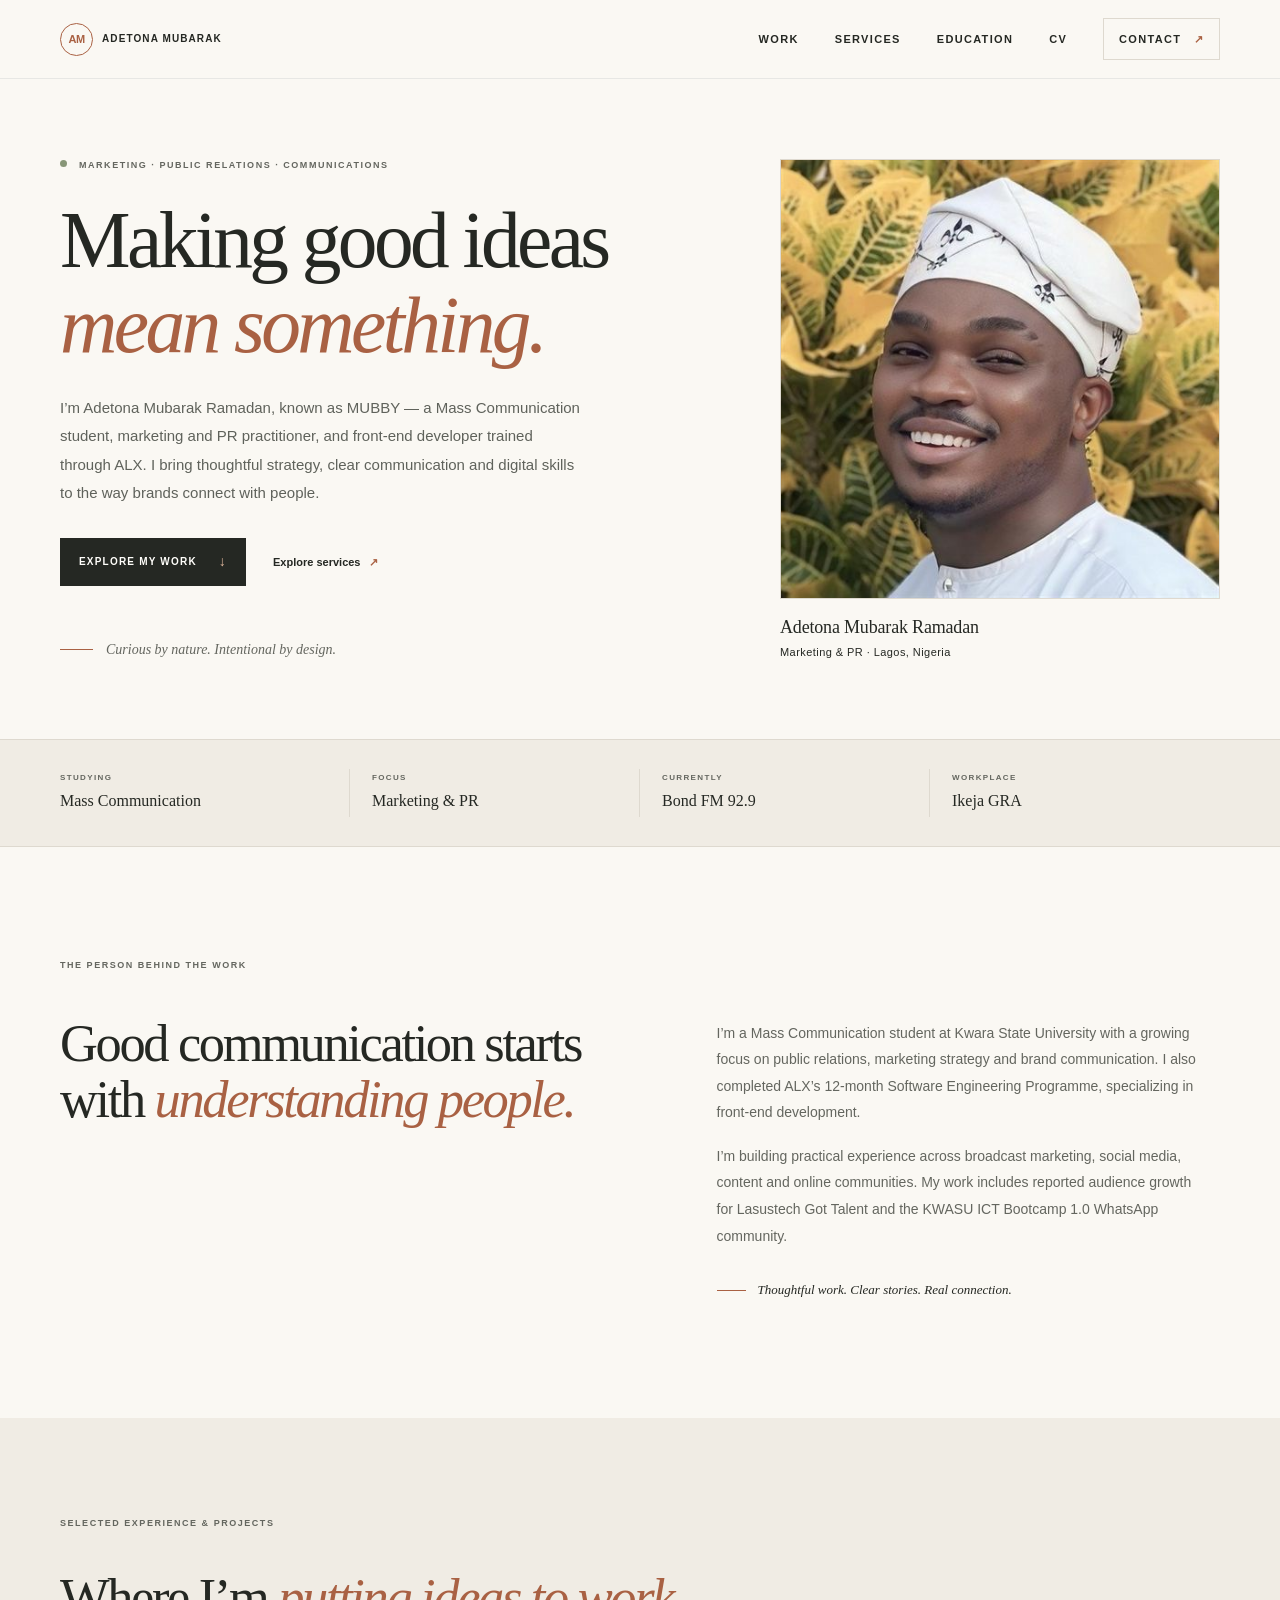
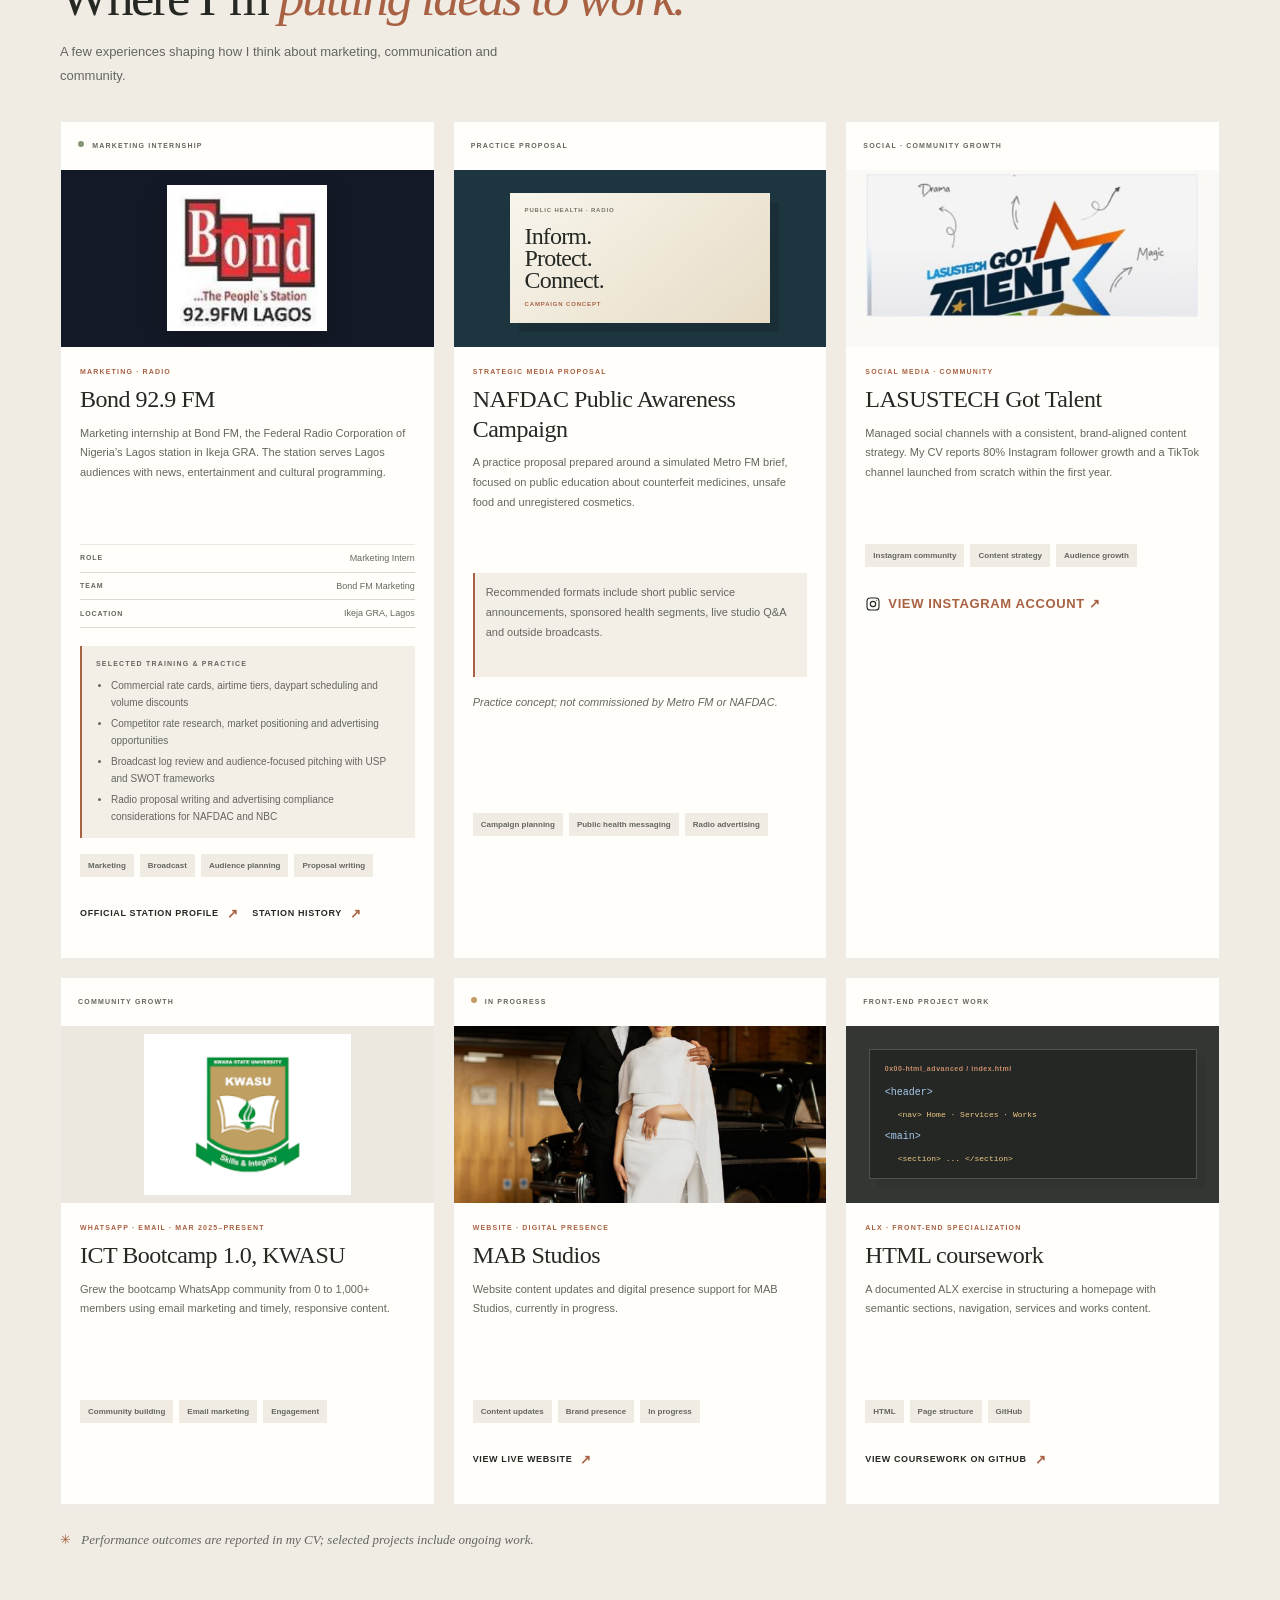
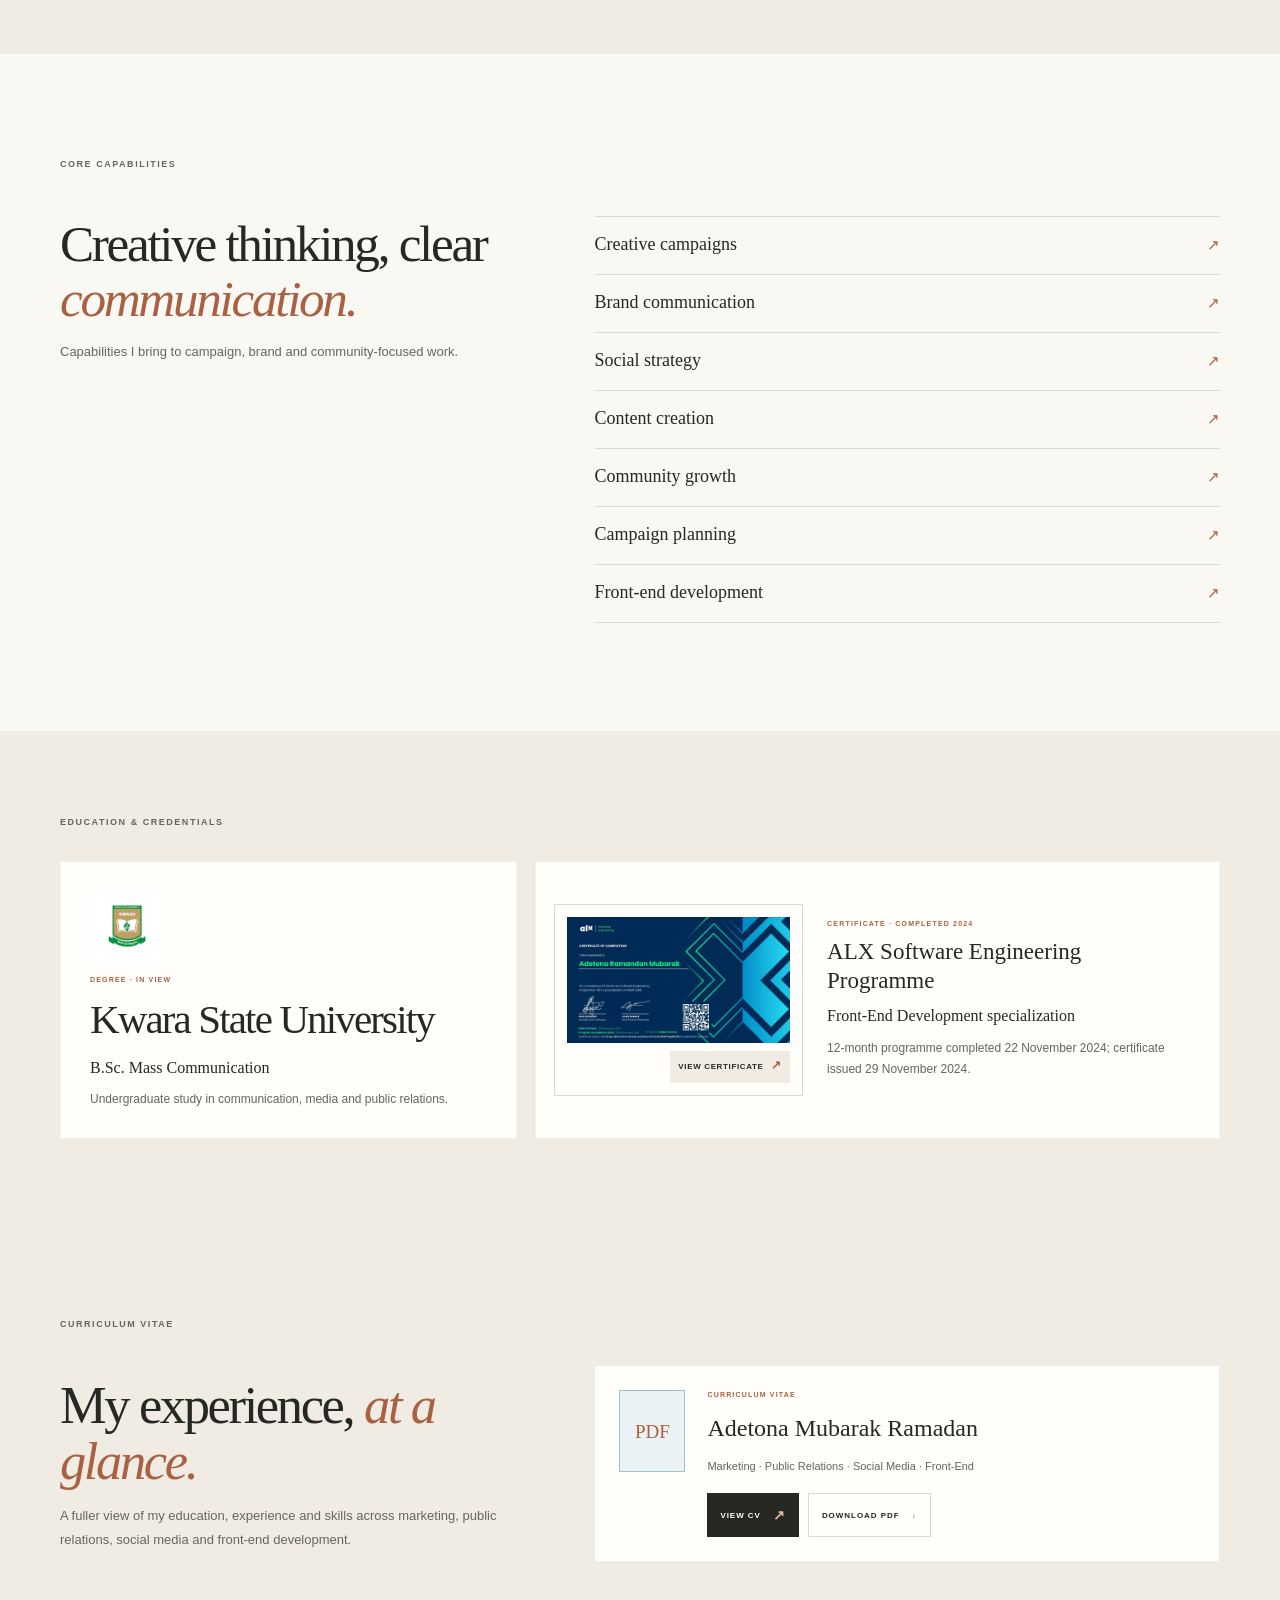
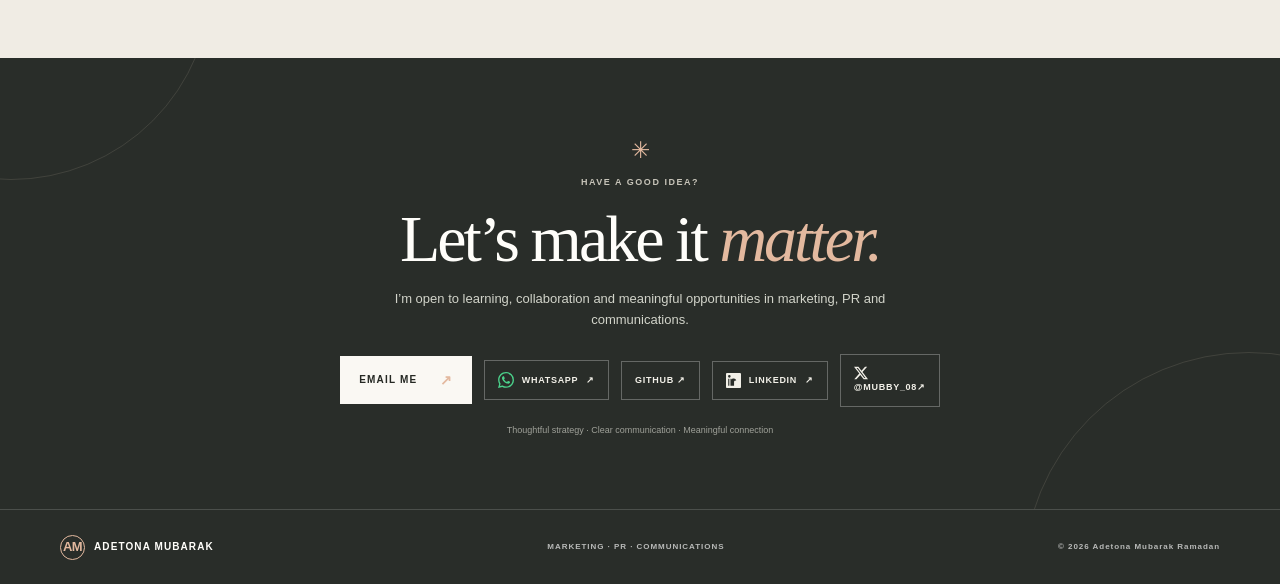
<file: index.html>
<!doctype html>
<html lang="en">
  <head>
    <meta charset="utf-8">
    <meta name="viewport" content="width=device-width, initial-scale=1">
    <meta name="theme-color" content="#faf8f3">
    <meta name="color-scheme" content="light">
    <meta name="description" content="Lagos-based marketing, public relations and communications portfolio of Adetona Mubarak Ramadan (MUBBY). Explore Bond FM, campaign planning, social strategy and community growth.">
    <meta property="og:type" content="website">
    <meta property="og:locale" content="en_NG">
    <meta property="og:title" content="Adetona Mubarak Ramadan | Marketing &amp; Communications Portfolio">
    <meta property="og:description" content="Explore Bond FM radio marketing experience, campaign planning, social strategy and community growth by Adetona Mubarak Ramadan (MUBBY), based in Lagos, Nigeria.">
    <meta property="og:url" content="https://mubby2003.github.io/Webstack---Portfolio-Project/">
    <meta property="og:site_name" content="Adetona Mubarak — Portfolio">
    <meta property="og:image" content="https://mubby2003.github.io/Webstack---Portfolio-Project/assets/mubby-profile-optimized.jpg">
    <meta property="og:image:type" content="image/jpeg">
    <meta property="og:image:width" content="960">
    <meta property="og:image:height" content="960">
    <meta property="og:image:alt" content="Adetona Mubarak Ramadan, known as MUBBY, smiling in a white traditional outfit.">
    <meta name="twitter:card" content="summary_large_image">
    <meta name="twitter:title" content="Adetona Mubarak Ramadan | Marketing &amp; Communications Portfolio">
    <meta name="twitter:description" content="Explore Bond FM radio marketing experience, campaign planning, social strategy and community growth by Adetona Mubarak Ramadan (MUBBY), based in Lagos, Nigeria.">
    <meta name="twitter:image" content="https://mubby2003.github.io/Webstack---Portfolio-Project/assets/mubby-profile-optimized.jpg">
    <meta name="twitter:image:alt" content="Adetona Mubarak Ramadan, known as MUBBY, smiling in a white traditional outfit.">
    <link rel="canonical" href="https://mubby2003.github.io/Webstack---Portfolio-Project/">
    <title>Adetona Mubarak Ramadan — Marketing &amp; Communications Portfolio</title>
    <link rel="stylesheet" href="styles.css?v=20261019-3">
    <script src="script.js" defer></script>
  </head>
  <body>
    <a class="skip-link" href="#main">Skip to content</a>
    <header class="site-header">
      <div class="nav-wrap">
        <a class="brand" href="#home" aria-label="Adetona Mubarak, home"><span class="brand-mark">AM</span><span>ADETONA MUBARAK</span></a>
        <button class="menu-toggle" type="button" aria-expanded="false" aria-controls="site-nav" aria-label="Open navigation"><span></span><span></span></button>
        <nav class="site-nav" id="site-nav" aria-label="Main navigation">
          <a href="#work">Work</a>
          <a href="#services">Services</a>
          <a href="#education">Education</a>
          <a href="#cv">CV</a>
          <a class="nav-contact" href="#contact">Contact <span aria-hidden="true">↗</span></a>
        </nav>
      </div>
    </header>

    <main id="main">
      <section class="hero section-shell" id="home" aria-labelledby="hero-title">
        <div class="hero-copy">
          <p class="eyebrow"><span class="eyebrow-dot"></span> MARKETING · PUBLIC RELATIONS · COMMUNICATIONS</p>
          <h1 id="hero-title">Making good ideas <em>mean something.</em></h1>
          <p class="hero-intro">I’m Adetona Mubarak Ramadan, known as MUBBY — a Mass Communication student, marketing and PR practitioner, and front-end developer trained through ALX. I bring thoughtful strategy, clear communication and digital skills to the way brands connect with people.</p>
          <div class="hero-actions">
            <a class="button button-dark" href="#work">Explore my work <span aria-hidden="true">↓</span></a>
            <a class="text-link" href="#services">Explore services <span aria-hidden="true">↗</span></a>
          </div>
          <div class="hero-note"><span class="note-rule"></span><span>Curious by nature. Intentional by design.</span></div>
        </div>
        <div class="hero-art">
          <figure class="portrait-figure">
            <img class="portrait-photo" src="assets/mubby-profile-optimized.jpg" srcset="assets/mubby-profile-480.jpg 480w, assets/mubby-profile-optimized.jpg 960w" sizes="(max-width: 430px) calc(100vw - 32px), 420px" alt="Adetona Mubarak Ramadan, known as MUBBY, smiling in a white traditional outfit." width="960" height="960" decoding="async" fetchpriority="high">
            <figcaption class="portrait-caption"><strong>Adetona Mubarak Ramadan</strong><span>Marketing &amp; PR · Lagos, Nigeria</span></figcaption>
          </figure>
        </div>
      </section>

      <section class="quick-facts" aria-label="At a glance">
        <div class="section-shell facts-inner">
          <div class="fact"><span class="fact-label">STUDYING</span><span class="fact-value">Mass Communication</span></div>
          <div class="fact"><span class="fact-label">FOCUS</span><span class="fact-value">Marketing &amp; PR</span></div>
          <div class="fact"><span class="fact-label">CURRENTLY</span><span class="fact-value">Bond FM 92.9</span></div>
          <div class="fact fact-location"><span class="fact-label">WORKPLACE</span><span class="fact-value">Ikeja GRA</span></div>
        </div>
      </section>

      <section class="section-shell section-block about-section" id="about" aria-labelledby="about-title">
        <div class="section-kicker"><span>THE PERSON BEHIND THE WORK</span></div>
        <div class="about-grid">
          <h2 id="about-title">Good communication starts with <em>understanding people.</em></h2>
          <div class="about-copy">
            <p>I’m a Mass Communication student at Kwara State University with a growing focus on public relations, marketing strategy and brand communication. I also completed ALX’s 12-month Software Engineering Programme, specializing in front-end development.</p>
            <p>I’m building practical experience across broadcast marketing, social media, content and online communities. My work includes reported audience growth for Lasustech Got Talent and the KWASU ICT Bootcamp 1.0 WhatsApp community.</p>
            <div class="signature"><span class="signature-line"></span><span>Thoughtful work. Clear stories. Real connection.</span></div>
          </div>
        </div>
      </section>

      <section class="work-section" id="work" aria-labelledby="work-title">
        <div class="section-shell section-block">
          <div class="section-kicker"><span>SELECTED EXPERIENCE &amp; PROJECTS</span></div>
          <div class="work-heading">
            <div><h2 id="work-title">Where I’m <em>putting ideas to work.</em></h2><p class="section-intro">A few experiences shaping how I think about marketing, communication and community.</p></div>
            
          </div>
          <div class="project-grid">
            <article class="project-card project-featured">
              <div class="project-top"><span class="project-status"><span></span> MARKETING INTERNSHIP</span></div>
              <div class="project-visual visual-radio"><img class="bond-logo-img" src="assets/bond-fm-logo.png" alt="Bond FM 92.9 Lagos logo, The People’s Station." loading="lazy"></div>
              <div class="project-body">
                <p class="project-type">MARKETING · RADIO</p>
                <h3>Bond 92.9 FM</h3>
                <p>Marketing internship at Bond FM, the Federal Radio Corporation of Nigeria’s Lagos station in Ikeja GRA. The station serves Lagos audiences with news, entertainment and cultural programming.</p>
                <div class="bond-meta"><span><b>ROLE</b>Marketing Intern</span><span><b>TEAM</b>Bond FM Marketing</span><span><b>LOCATION</b>Ikeja GRA, Lagos</span></div>
                <div class="experience-note">
                  <p class="project-type">SELECTED TRAINING &amp; PRACTICE</p>
                  <ul>
                    <li>Commercial rate cards, airtime tiers, daypart scheduling and volume discounts</li>
                    <li>Competitor rate research, market positioning and advertising opportunities</li>
                    <li>Broadcast log review and audience-focused pitching with USP and SWOT frameworks</li>
                    <li>Radio proposal writing and advertising compliance considerations for NAFDAC and NBC</li>
                  </ul>
                </div>
                <div class="project-tags"><span>Marketing</span><span>Broadcast</span><span>Audience planning</span><span>Proposal writing</span></div>
                <div class="project-links"><a class="project-link" href="https://radionigeria.frcn.gov.ng/stations/bond-fm-lagos" target="_blank" rel="noreferrer">Official station profile <span aria-hidden="true">↗</span></a><a class="project-link" href="https://radionigerialagos.gov.ng/bond-fm-at-35-celebration-climaxes-in-grandstyle-station-rolls-out-honours/" target="_blank" rel="noreferrer">Station history <span aria-hidden="true">↗</span></a></div>
              </div>
            </article>
            <article class="project-card">
              <div class="project-top"><span class="project-status status-collab">PRACTICE PROPOSAL</span></div>
              <div class="project-visual visual-proposal" aria-hidden="true"><div class="proposal-art"><span>PUBLIC HEALTH · RADIO</span><strong>Inform.<br>Protect.<br>Connect.</strong><i>CAMPAIGN CONCEPT</i></div></div>
              <div class="project-body">
                <p class="project-type">STRATEGIC MEDIA PROPOSAL</p>
                <h3>NAFDAC Public Awareness Campaign</h3>
                <p>A practice proposal prepared around a simulated Metro FM brief, focused on public education about counterfeit medicines, unsafe food and unregistered cosmetics.</p>
                <p class="project-callout">Recommended formats include short public service announcements, sponsored health segments, live studio Q&amp;A and outside broadcasts.</p>
                <p class="project-note">Practice concept; not commissioned by Metro FM or NAFDAC.</p>
                <div class="project-tags"><span>Campaign planning</span><span>Public health messaging</span><span>Radio advertising</span></div>
              </div>
            </article>
            <article class="project-card">
              <div class="project-top"><span class="project-status status-collab">SOCIAL · COMMUNITY GROWTH</span></div>
              <div class="project-visual visual-lasu"><img class="project-logo-image" src="assets/lasutech-got-talent.png" alt="LASUSTECH Got Talent event logo." loading="lazy"></div>
              <div class="project-body"><p class="project-type">SOCIAL MEDIA · COMMUNITY</p><h3>LASUSTECH Got Talent</h3><p>Managed social channels with a consistent, brand-aligned content strategy. My CV reports 80% Instagram follower growth and a TikTok channel launched from scratch within the first year.</p><div class="project-tags"><span>Instagram community</span><span>Content strategy</span><span>Audience growth</span></div><div class="project-links"><a class="project-link instagram-project-link" href="https://www.instagram.com/lasustech_gt/" target="_blank" rel="noreferrer" aria-label="View the LASUSTECH Got Talent Instagram account, opens in a new tab"><svg class="instagram-icon" viewBox="0 0 24 24" aria-hidden="true" focusable="false"><rect x="3" y="3" width="18" height="18" rx="5"/><circle cx="12" cy="12" r="4"/><circle class="instagram-dot" cx="17.5" cy="6.5" r=".8"/></svg><span>View Instagram account <span aria-hidden="true">↗</span></span></a></div></div>
            </article>
            <article class="project-card">
              <div class="project-top"><span class="project-status status-collab">COMMUNITY GROWTH</span></div>
              <div class="project-visual visual-web kwasu-visual"><img class="kwasu-logo-image" src="assets/kwasu-logo.png" alt="Kwara State University (KWASU) crest." loading="lazy"></div>
              <div class="project-body"><p class="project-type">WHATSAPP · EMAIL · MAR 2025–PRESENT</p><h3>ICT Bootcamp 1.0, KWASU</h3><p>Grew the bootcamp WhatsApp community from 0 to 1,000+ members using email marketing and timely, responsive content.</p><div class="project-tags"><span>Community building</span><span>Email marketing</span><span>Engagement</span></div></div>
            </article>
            <article class="project-card">
              <div class="project-top"><span class="project-status status-progress"><span></span> IN PROGRESS</span></div>
              <div class="project-visual visual-web mab-studios-visual"><img class="project-logo-image" src="assets/mab-studios-preview.jpg" alt="MAB Studios photograph of a couple in formal attire beside a vintage car." loading="lazy"></div>
              <div class="project-body"><p class="project-type">WEBSITE · DIGITAL PRESENCE</p><h3>MAB Studios</h3><p>Website content updates and digital presence support for MAB Studios, currently in progress.</p><div class="project-tags"><span>Content updates</span><span>Brand presence</span><span>In progress</span></div><div class="project-links"><a class="project-link" href="https://mubby2003.github.io/mabstudios/" target="_blank" rel="noreferrer">View live website <span aria-hidden="true">↗</span></a></div></div>
            </article>
            <article class="project-card">
              <div class="project-top"><span class="project-status status-collab">FRONT-END PROJECT WORK</span></div>
              <div class="project-visual visual-code" aria-hidden="true"><div class="code-window"><span>0x00-html_advanced / index.html</span><b>&lt;header&gt;</b><i>&lt;nav&gt; Home · Services · Works</i><b>&lt;main&gt;</b><i>&lt;section&gt; ... &lt;/section&gt;</i></div></div>
              <div class="project-body"><p class="project-type">ALX · FRONT-END SPECIALIZATION</p><h3>HTML coursework</h3><p>A documented ALX exercise in structuring a homepage with semantic sections, navigation, services and works content.</p><div class="project-tags"><span>HTML</span><span>Page structure</span><span>GitHub</span></div><div class="project-links"><a class="project-link" href="https://github.com/Mubby2003/alx-frontend/tree/master/0x00-html_advanced" target="_blank" rel="noreferrer">View coursework on GitHub <span aria-hidden="true">↗</span></a></div></div>
            </article>

          </div>
          <p class="work-footnote"><span aria-hidden="true">✳</span> Performance outcomes are reported in my CV; selected projects include ongoing work.</p>
        </div>
      </section>

      <section class="section-shell section-block focus-section" id="services" aria-labelledby="services-title">
        <div class="section-kicker"><span>CORE CAPABILITIES</span></div>
        <div class="focus-grid">
          <div><h2 id="services-title">Creative thinking, clear <em>communication.</em></h2><p class="section-intro">Capabilities I bring to campaign, brand and community-focused work.</p></div>
          <div class="focus-list">
            <div class="focus-item"><h3>Creative campaigns</h3><span class="focus-arrow" aria-hidden="true">↗</span></div>
            <div class="focus-item"><h3>Brand communication</h3><span class="focus-arrow" aria-hidden="true">↗</span></div>
            <div class="focus-item"><h3>Social strategy</h3><span class="focus-arrow" aria-hidden="true">↗</span></div>
            <div class="focus-item"><h3>Content creation</h3><span class="focus-arrow" aria-hidden="true">↗</span></div>
            <div class="focus-item"><h3>Community growth</h3><span class="focus-arrow" aria-hidden="true">↗</span></div>
            <div class="focus-item"><h3>Campaign planning</h3><span class="focus-arrow" aria-hidden="true">↗</span></div>
            <div class="focus-item"><h3>Front-end development</h3><span class="focus-arrow" aria-hidden="true">↗</span></div>
          </div>
        </div>
      </section>

      <section class="credentials-section" id="education" aria-labelledby="credentials-title">
        <div class="section-shell section-block">
          <div class="section-kicker"><span>EDUCATION &amp; CREDENTIALS</span></div>
          <div class="credentials-grid">
            <article class="credential-card credential-study">
              <img class="education-logo" src="assets/kwasu-logo.png" alt="Kwara State University crest." loading="lazy">
              <p class="project-type">DEGREE · IN VIEW</p>
              <h2 id="credentials-title">Kwara State University</h2>
              <p class="credential-name">B.Sc. Mass Communication</p>
              <p class="credential-copy">Undergraduate study in communication, media and public relations.</p>
            </article>
            <article class="credential-card credential-alx">
              <button class="certificate-preview" type="button" data-certificate-view aria-haspopup="dialog" aria-controls="certificate-dialog" aria-label="View the full ALX Front-End certificate"><img class="credential-image" src="assets/alx-front-end-certificate.png" alt="ALX Software Engineering certificate for the Front-End specialization." loading="lazy"><span class="certificate-open-label">View certificate <span aria-hidden="true">↗</span></span></button>
              <div class="credential-info">
                <p class="project-type">CERTIFICATE · COMPLETED 2024</p>
                <h3>ALX Software Engineering Programme</h3>
                <p class="credential-name">Front-End Development specialization</p>
                <p class="credential-copy">12-month programme completed 22 November 2024; certificate issued 29 November 2024.</p>
              </div>
            </article>
          </div>
        </div>
      </section>

      <section class="cv-section" id="cv" aria-labelledby="cv-title">
        <div class="section-shell section-block">
          <div class="section-kicker"><span>CURRICULUM VITAE</span></div>
          <div class="cv-grid">
            <div class="cv-copy">
              <h2 id="cv-title">My experience, <em>at a glance.</em></h2>
              <p class="section-intro">A fuller view of my education, experience and skills across marketing, public relations, social media and front-end development.</p>
            </div>
            <article class="cv-card">
              <div class="cv-file-mark" aria-hidden="true">PDF</div>
              <div class="cv-details">
                <p class="project-type">CURRICULUM VITAE</p>
                <h3>Adetona Mubarak Ramadan</h3>
                <p class="cv-summary">Marketing · Public Relations · Social Media · Front-End</p>
                <div class="cv-actions">
                  <a class="button button-dark" href="assets/Adetona_Mubarak_Ramadan_CV.pdf" target="_blank" rel="noreferrer" data-cv-link>View CV <span aria-hidden="true">↗</span></a>
                  <a class="button cv-download" href="assets/Adetona_Mubarak_Ramadan_CV.pdf" download="Adetona_Mubarak_Ramadan_CV.pdf" data-cv-link>Download PDF <span aria-hidden="true">↓</span></a>
                </div>
              </div>
            </article>
          </div>
        </div>
      </section>

      <dialog class="certificate-dialog" id="certificate-dialog" aria-labelledby="certificate-dialog-title">
        <div class="certificate-dialog-heading">
          <h2 id="certificate-dialog-title">ALX Front-End certificate</h2>
          <button class="certificate-close" type="button" data-certificate-close aria-label="Close certificate view">Close <span aria-hidden="true">×</span></button>
        </div>
        <img class="certificate-full-image" id="certificate-full-image" alt="Full ALX Software Engineering certificate for the Front-End specialization.">
      </dialog>

      <section class="contact-section" id="contact" aria-labelledby="contact-title">
        <div class="section-shell contact-inner">
          <div class="contact-mark" aria-hidden="true">✳</div>
          <p class="eyebrow">HAVE A GOOD IDEA?</p>
          <h2 id="contact-title">Let’s make it <em>matter.</em></h2>
          <p>I’m open to learning, collaboration and meaningful opportunities in marketing, PR and communications.</p>
          <div class="contact-actions"><a class="button button-light" href="mailto:adetonamubarak12@gmail.com">Email me <span aria-hidden="true">↗</span></a><a class="contact-secondary whatsapp-link" href="https://wa.me/2349033220145" target="_blank" rel="noreferrer" aria-label="Message Adetona Mubarak Ramadan on WhatsApp, opens in a new tab"><svg class="whatsapp-icon" viewBox="0 0 24 24" aria-hidden="true" focusable="false"><path d="M17.472 14.382c-.297-.149-1.758-.867-2.03-.967-.273-.099-.471-.148-.67.149-.197.297-.767.967-.94 1.165-.173.198-.347.223-.644.075-.297-.149-1.255-.463-2.39-1.475-.883-.788-1.48-1.761-1.653-2.059-.173-.297-.018-.458.13-.606.134-.133.297-.347.446-.52.149-.174.198-.298.297-.497.099-.198.05-.372-.025-.521-.074-.149-.669-1.611-.916-2.207-.242-.579-.487-.5-.67-.51-.173-.008-.371-.01-.57-.01-.198 0-.52.074-.792.372-.272.297-1.04 1.016-1.04 2.478 0 1.462 1.065 2.875 1.213 3.074.149.198 2.096 3.2 5.077 4.487.709.306 1.262.489 1.693.626.712.226 1.36.194 1.872.118.571-.085 1.758-.719 2.006-1.413.248-.694.248-1.289.174-1.413-.074-.124-.272-.198-.57-.347m-5.421 7.403h-.004a9.87 9.87 0 01-5.031-1.378l-.361-.214-3.741.982.999-3.648-.235-.374a9.86 9.86 0 01-1.51-5.26c.002-5.45 4.438-9.884 9.893-9.884 2.64.001 5.122 1.03 6.988 2.898a9.825 9.825 0 012.893 6.994c-.002 5.45-4.439 9.884-9.891 9.884m8.412-18.297A11.815 11.815 0 0012.054 0C5.5 0 .167 5.332.164 11.886c-.001 2.096.547 4.142 1.588 5.946L.057 24l6.335-1.662a11.87 11.87 0 005.657 1.441h.005c6.554 0 11.887-5.333 11.89-11.887a11.82 11.82 0 00-3.481-8.404Z"/></svg><span>WhatsApp</span><span aria-hidden="true">↗</span></a><a class="contact-secondary" href="https://github.com/Mubby2003" target="_blank" rel="noreferrer">GitHub ↗</a><a class="contact-secondary linkedin-link" href="https://www.linkedin.com/in/mubarak-adetona-67bb36278/" target="_blank" rel="noreferrer" aria-label="Visit Adetona Mubarak Ramadan’s LinkedIn profile, opens in a new tab"><svg class="linkedin-icon" viewBox="0 0 24 24" aria-hidden="true" focusable="false"><path d="M20.447 20.452h-3.554v-5.569c0-1.328-.027-3.037-1.852-3.037-1.853 0-2.136 1.445-2.136 2.939v5.667H5.35V9h3.414v1.561h.049c.476-.9 1.637-1.85 3.37-1.85 3.601 0 4.267 2.37 4.267 5.455v6.286zM5.337 7.433a2.062 2.062 0 1 1 0-4.124 2.062 2.062 0 0 1 0 4.124zM7.119 20.452H3.554V9h3.565v11.452zM22.225 0H1.771C.792 0 0 .774 0 1.729v20.542C0 23.227.792 24 1.771 24h20.451C23.2 24 24 23.227 24 22.271V1.729C24 .774 23.2 0 22.222 0h.003z"/></svg><span>LinkedIn</span><span aria-hidden="true">↗</span></a><a class="contact-secondary x-link" href="https://x.com/mubby_08" target="_blank" rel="noreferrer" aria-label="Visit Adetona Mubarak’s X profile @mubby_08, opens in a new tab"><svg class="x-icon" viewBox="0 0 24 24" aria-hidden="true" focusable="false"><path d="M18.901 1.153h3.68l-8.04 9.19 9.46 12.504h-7.407l-5.803-7.586-6.64 7.586H.468l8.6-9.83L0 1.154h7.594l5.245 6.93 6.062-6.93Zm-1.291 19.49h2.039L6.486 3.25H4.298L17.61 20.643Z"/></svg><span>@mubby_08</span><span aria-hidden="true">↗</span></a></div>
          <span class="contact-note">Thoughtful strategy · Clear communication · Meaningful connection</span>
        </div>
      </section>
    </main>

    <footer class="site-footer"><div class="section-shell footer-inner"><a class="brand footer-brand" href="#home"><span class="brand-mark">AM</span><span>ADETONA MUBARAK</span></a><span>MARKETING · PR · COMMUNICATIONS</span><span>© <span id="year">2026</span> Adetona Mubarak Ramadan</span></div></footer>
  </body>
</html>
</file>
<file: styles.css>
@charset "UTF-8";
:root{color-scheme:light;--paper:#faf8f3;--paper-deep:#f0ece4;--ink:#252823;--muted:#64665f;--line:#ded9cf;--accent:#a96143;--accent-light:#e3b99f;--forest:#292d29;--white:#fffefa;--serif:Georgia,"Times New Roman",serif;--sans:Inter,"Segoe UI",Arial,sans-serif;--shell:1160px}
*{box-sizing:border-box}
html{scroll-behavior:smooth;scroll-padding-top:88px}
body{margin:0;background:var(--paper);color:var(--ink);font-family:var(--sans);font-size:16px;line-height:1.65;-webkit-font-smoothing:antialiased}
a{color:inherit;text-decoration:none}
button{font:inherit}
.section-shell{width:min(var(--shell),calc(100% - 64px));margin-inline:auto}
.skip-link{position:absolute;z-index:20;top:8px;left:8px;padding:10px 14px;background:var(--ink);color:var(--white);transform:translateY(-160%)}
.skip-link:focus{transform:translateY(0)}
.site-header{position:sticky;z-index:10;top:0;background:rgba(248,249,251,.94);border-bottom:1px solid rgba(23,37,58,.08);backdrop-filter:blur(12px)}
.nav-wrap{width:min(var(--shell),calc(100% - 64px));height:78px;margin:auto;display:flex;align-items:center;justify-content:space-between}
.brand{display:inline-flex;align-items:center;gap:10px;font-size:12px;font-weight:800;letter-spacing:.17em}
.brand-mark{width:31px;height:31px;display:grid;place-items:center;border:1px solid var(--accent);border-radius:50%;font-family:var(--serif);font-size:16px;font-weight:400;letter-spacing:0;color:var(--accent)}
.brand-period{color:var(--accent)}
.site-nav{display:flex;align-items:center;gap:36px;font-size:11px;font-weight:700;letter-spacing:.12em;text-transform:uppercase}
.site-nav>a{transition:color .2s ease}
.site-nav>a:hover,.text-link:hover{color:var(--accent)}
.site-nav .nav-contact{padding:11px 15px;border:1px solid var(--line);transition:background .2s,border-color .2s}
.site-nav .nav-contact:hover{border-color:var(--ink);background:var(--ink);color:var(--white)}
.nav-contact span{margin-left:8px;color:var(--accent)}
.menu-toggle{display:none}
.hero{min-height:630px;padding-top:80px;padding-bottom:78px;display:grid;grid-template-columns:1.07fr .93fr;align-items:center;gap:72px}
.eyebrow,.section-kicker,.fact-label,.project-type,.project-status,.art-topline,.art-footline,.visual-label{font-size:9px;font-weight:800;letter-spacing:.17em;line-height:1.5}
.eyebrow{margin:0 0 25px;color:var(--muted)}
.eyebrow-dot,.project-status>span{display:inline-block;width:7px;height:7px;margin-right:8px;border-radius:50%;background:#879677;vertical-align:1px}
h1,h2,h3,p{margin-top:0}
h1,h2{font-family:var(--serif);font-weight:400;letter-spacing:-.045em;line-height:1.08}
h1{max-width:610px;margin-bottom:25px;font-size:clamp(54px,6.2vw,81px)}
h1 em,h2 em{color:var(--accent);font-weight:400}
.hero-intro{max-width:520px;margin-bottom:30px;color:#5f625b;font-size:15px;line-height:1.9}
.hero-actions{display:flex;align-items:center;gap:27px}
.button{min-height:48px;padding:0 19px;display:inline-flex;align-items:center;justify-content:center;gap:22px;font-size:10px;font-weight:750;letter-spacing:.12em;text-transform:uppercase;transition:transform .2s,background .2s,color .2s}
.button:hover{transform:translateY(-2px)}
.button-dark{background:var(--ink);color:var(--white)}
.button-dark:hover{background:var(--forest)}
.button-dark span,.button-light span{font-size:14px;color:var(--accent-light)}
.text-link{font-size:11px;font-weight:700;transition:color .2s}
.text-link span{margin-left:5px;color:var(--accent)}
.hero-note{margin-top:52px;display:flex;align-items:center;gap:13px;color:var(--muted);font-family:var(--serif);font-size:14px;font-style:italic}
.note-rule{width:33px;height:1px;background:var(--accent)}
.hero-art{position:relative;width:min(100%,440px);margin-left:auto;padding:0 15px}
.art-topline,.art-footline{display:flex;justify-content:space-between;color:var(--muted)}
.art-topline{padding:0 2px 12px}
.portrait-card{position:relative;height:415px;overflow:hidden;background:var(--forest)}
.portrait-card:before{position:absolute;inset:0;z-index:1;content:"";background:linear-gradient(180deg,rgba(7,17,15,.02) 45%,rgba(7,17,15,.62) 100%)}
.portrait-card:after{position:absolute;inset:12px;z-index:2;border:1px solid rgba(247,245,239,.44);content:"";pointer-events:none}
.portrait-photo{position:absolute;inset:0;z-index:0;width:100%;height:100%;object-fit:cover;object-position:center 38%}
.portrait-caption{position:absolute;right:21px;bottom:20px;left:21px;z-index:3;display:flex;align-items:flex-end;justify-content:space-between;color:var(--white);font-size:9px;font-weight:700;letter-spacing:.14em;line-height:1.5}
.caption-star{color:var(--accent-light);font-size:28px}
.art-footline{padding:13px 2px 0}
.art-footline span:last-child{color:var(--accent);font-size:15px}
.art-side-note{position:absolute;top:44%;right:-36px;color:var(--muted);font-size:8px;font-weight:700;letter-spacing:.16em;writing-mode:vertical-rl;transform:rotate(180deg)}
.quick-facts{border-top:1px solid var(--line);border-bottom:1px solid var(--line);background:var(--paper-deep)}
.facts-inner{min-height:106px;display:grid;grid-template-columns:repeat(4,1fr);align-items:center}
.fact{min-height:48px;padding:3px 22px;border-right:1px solid var(--line);display:flex;flex-direction:column;justify-content:center;gap:4px}
.fact:first-child{padding-left:0}
.fact:last-child{border:0}
.fact-label{color:var(--muted);font-size:8px}
.fact-value{font-family:var(--serif);font-size:16px}
.section-block{padding-top:112px;padding-bottom:115px}
.section-kicker{display:block;color:var(--muted)}

.about-grid{margin-top:42px;display:grid;grid-template-columns:1.05fr .95fr;gap:100px;align-items:start}
h2{max-width:600px;margin-bottom:0;font-size:clamp(39px,4.1vw,57px)}
.about-copy{max-width:480px;padding-top:5px;color:var(--muted);font-size:14px;line-height:1.9}
.about-copy p{margin-bottom:17px}
.signature{margin-top:29px;display:flex;align-items:center;gap:12px;color:var(--ink);font-family:var(--serif);font-size:13px;font-style:italic}
.signature-line{width:29px;height:1px;background:var(--accent)}
.work-section{background:var(--paper-deep)}
.work-section .section-block{padding-top:99px;padding-bottom:104px}
.work-heading{margin-top:39px;margin-bottom:34px;display:flex;align-items:flex-end;justify-content:space-between;gap:40px}
.work-heading h2{max-width:710px}
.section-intro{max-width:465px;margin:14px 0 0;color:var(--muted);font-size:13px;line-height:1.8}

.project-grid{display:grid;grid-template-columns:repeat(3,1fr);gap:18px;align-items:stretch}
.project-card{min-width:0;background:var(--white);border:1px solid rgba(23,37,58,.08);transition:transform .25s,box-shadow .25s}
.project-card:hover{transform:translateY(-4px);box-shadow:0 13px 35px rgba(34,35,31,.08)}
.project-top{height:48px;padding:0 17px;display:flex;align-items:center;justify-content:space-between}

.project-status{color:var(--muted);font-size:7px}
.project-status>span{width:6px;height:6px;margin-right:5px;background:#849575}
.status-collab{color:var(--muted)}
.status-progress>span{background:#c39a63}
.project-visual{height:177px;position:relative;overflow:hidden;display:grid;place-items:center}
.visual-radio{background:#141927}
.bond-logo{position:relative;display:flex;width:min(78%,290px);min-height:105px;padding:14px 19px;flex-direction:column;align-items:flex-start;justify-content:center;background:#f8f7f2;border-left:5px solid #b12c2e;color:#17191e;box-shadow:0 8px 24px rgba(0,0,0,.16)}
.bond-name{font-size:27px;font-weight:900;letter-spacing:-.055em;line-height:1}.bond-name span{margin-left:5px;color:#b12c2e;font-size:18px;letter-spacing:.01em}
.bond-frequency{margin-top:5px;color:#b12c2e;font-size:16px;font-weight:850;letter-spacing:.04em;line-height:1}.bond-frequency small{font-size:8px;letter-spacing:.13em}
.bond-tagline{margin-top:6px;color:#62616a;font-size:6px;font-weight:800;letter-spacing:.2em}
.radio-wave{position:absolute;width:148px;height:148px;border:1px solid rgba(232,216,186,.22);border-radius:50%}
.wave-two{width:202px;height:202px}.wave-three{width:254px;height:254px}
.radio-dial{width:87px;height:87px;display:grid;place-items:center;border:1px solid rgba(232,216,186,.62);border-radius:50%;color:#f4e8d2;font-family:var(--serif);font-size:24px}
.visual-label{position:absolute;right:13px;bottom:11px;color:rgba(255,255,255,.66);font-size:7px}
.visual-community{background:linear-gradient(135deg,#e3eef2,#d5e4eb)}
.community-post{width:72%;max-width:290px;padding:13px 15px;background:#fff;border:1px solid rgba(23,37,58,.07);box-shadow:9px 10px 0 rgba(21,44,70,.1)}
.community-post-head{display:flex;align-items:center;gap:8px}
.community-avatar{width:22px;height:22px;display:grid;place-items:center;border-radius:50%;background:#152c46;color:#fff;font-size:8px;font-weight:800}
.community-lines{display:grid;gap:4px;flex:1}.community-lines i{height:3px;width:54px;border-radius:3px;background:#dbe2ea}.community-lines i+ i{width:37px;background:#edf0f4}
.community-menu{color:#8390a0;font-size:10px;letter-spacing:2px}
.community-message{padding:14px 0 12px;color:#17253a;font-family:var(--serif);font-size:18px;line-height:1.15}.community-message strong{color:#146b75;font-weight:400}
.community-post-foot{display:flex;align-items:center;gap:8px;border-top:1px solid #edf0f4;padding-top:9px;color:#596679;font-size:7px}
.community-people{display:flex;padding-left:3px}.community-people i{width:14px;height:14px;margin-left:-3px;border:1px solid #fff;border-radius:50%;background:#9ad8d3}.community-people i:nth-child(2){background:#d7bb91}.community-people i:nth-child(3){background:#9babc2}
.orbit-two{width:200px;height:84px;transform:rotate(38deg);border-color:#c6b394}
.community-core{z-index:1;display:grid;width:97px;height:97px;place-content:center;border-radius:50%;background:var(--forest);color:var(--white);font-size:8px;font-weight:750;letter-spacing:.12em;line-height:1.6;text-align:center}
.community-spark{position:absolute;color:var(--accent);font-size:23px}.spark-one{top:28px;right:39px}.spark-two{bottom:29px;left:39px;font-size:15px}
.visual-community .visual-label{padding:4px 7px;background:rgba(248,249,251,.9);color:#43566c}
.visual-web{background:#e9eef3}.kwasu-visual{background:#fff}.kwasu-logo-image{position:absolute;inset:0;width:100%;height:100%;padding:8px;object-fit:contain}
.browser-frame{position:relative;width:70%;height:112px;padding:18px 13px 12px;border:1px solid #bdb7a7;background:#f8f6f0;box-shadow:9px 9px 0 rgba(35,47,40,.12)}
.browser-dots{position:absolute;top:7px;left:9px;display:flex;gap:3px}.browser-dots i{width:4px;height:4px;border-radius:50%;background:#b1ab9b}
.browser-lines{width:42%;display:flex;flex-direction:column;gap:5px}.browser-lines b{height:3px;background:#a77946;opacity:.64}.browser-lines b:nth-child(2){width:76%;background:#9e9b8f}.browser-lines b:nth-child(3){width:54%;background:#9e9b8f}
.browser-image{position:absolute;top:19px;right:12px;width:35%;height:77px;background:linear-gradient(145deg,#cdbb9c,#879283 55%,#42594d)}
.visual-web .visual-label{color:#6d695f}
.project-body{padding:20px 19px 22px}
.project-type{margin-bottom:8px;color:var(--accent);font-size:7px}
.project-body h3{margin-bottom:9px;font-family:var(--serif);font-size:24px;font-weight:400;letter-spacing:-.02em;line-height:1.22}
.project-body>p:not(.project-type){min-height:104px;margin-bottom:16px;color:#696b64;font-size:11px;line-height:1.8}
.project-tags{display:flex;flex-wrap:wrap;gap:6px}
.project-tags span{padding:5px 8px;background:#f2f0e9;color:#727269;font-size:8px;font-weight:650}
.bond-meta{margin:0 0 15px;border-top:1px solid #ece9e1;display:grid;grid-template-columns:1fr}
.bond-meta span{padding:6px 0;border-bottom:1px solid #ece9e1;display:flex;align-items:center;justify-content:space-between;gap:10px;color:#55574f;font-size:9px}
.bond-meta b{color:var(--muted);font-size:7px;letter-spacing:.13em}
.project-link{margin-top:15px;display:inline-flex;gap:8px;color:var(--ink);font-size:9px;font-weight:800;letter-spacing:.07em;text-transform:uppercase}
.project-link span{color:var(--accent);font-size:13px}
.work-footnote{margin:24px 0 0;color:var(--muted);font-family:var(--serif);font-size:13px;font-style:italic}
.work-footnote span{margin-right:7px;color:var(--accent);font-style:normal}
.focus-section{padding-top:104px;padding-bottom:108px}
.focus-grid{margin-top:44px;display:grid;grid-template-columns:.82fr 1.18fr;gap:100px;align-items:start}
.focus-grid h2{font-size:clamp(38px,4vw,53px)}
.focus-list{border-top:1px solid var(--line)}
.focus-item{min-height:58px;border-bottom:1px solid var(--line);display:grid;grid-template-columns:1fr 22px;align-items:center;gap:10px}
.focus-item>span:first-child{color:var(--accent);font-family:var(--serif);font-size:13px}
.focus-item h3{margin:0;font-family:var(--serif);font-size:18px;font-weight:400}
.focus-arrow{color:var(--accent);font-size:15px;text-align:right;transition:transform .2s}
.focus-item:hover .focus-arrow{transform:translate(2px,-2px)}
.contact-section{position:relative;overflow:hidden;background:var(--forest);color:var(--white);text-align:center}
.contact-section:before,.contact-section:after{position:absolute;width:400px;height:400px;border:1px solid rgba(235,221,193,.12);border-radius:50%;content:""}
.contact-section:before{top:-280px;left:-190px}.contact-section:after{right:-195px;bottom:-295px;width:450px;height:450px}
.contact-inner{position:relative;z-index:1;min-height:405px;padding-top:74px;padding-bottom:72px;display:flex;flex-direction:column;align-items:center}
.contact-mark{margin-bottom:6px;color:var(--accent-light);font-size:23px}
.contact-section .eyebrow{margin-bottom:13px;color:#c7c4b9}
.contact-section h2{margin-bottom:14px;font-size:clamp(44px,5.2vw,66px)}
.contact-section h2 em{color:var(--accent-light)}
.contact-section .contact-inner>p:not(.eyebrow){max-width:510px;margin-bottom:23px;color:#d2d4ca;font-size:13px}
.button-light{background:var(--paper);color:var(--ink)}
.button-light:hover{background:var(--accent-light)}
.contact-note{max-width:420px;margin-top:16px;color:rgba(245,244,235,.58);font-size:9px;line-height:1.6}
.site-footer{background:var(--forest);border-top:1px solid rgba(255,255,255,.16);color:rgba(255,255,255,.67)}
.footer-inner{min-height:74px;display:flex;align-items:center;justify-content:space-between;gap:18px;font-size:8px;font-weight:700;letter-spacing:.12em}
.footer-brand{color:var(--white);font-size:10px}
.footer-brand .brand-mark{width:25px;height:25px;color:var(--accent-light);border-color:var(--accent-light);font-size:13px}
:focus-visible{outline:2px solid var(--accent);outline-offset:4px}
@media(min-width:1400px){.hero{min-height:670px}}
@media(max-width:900px){.section-shell,.nav-wrap{width:min(var(--shell),calc(100% - 48px))}.hero{gap:32px;min-height:570px;padding-top:62px}.hero-art{padding-right:9px}.portrait-card{height:370px}.art-side-note{right:-26px}.about-grid,.focus-grid{gap:55px}.project-grid{gap:12px}.project-body{padding:17px 14px 18px}.project-body h3{font-size:21px}.project-body>p:not(.project-type){min-height:125px}.facts-inner{grid-template-columns:repeat(4,1fr)}}
@media(max-width:680px){html{scroll-padding-top:72px}.section-shell,.nav-wrap{width:calc(100% - 40px)}.nav-wrap{height:67px}.menu-toggle{width:40px;height:40px;padding:11px 8px;border:1px solid var(--line);background:transparent;display:flex;flex-direction:column;justify-content:center;gap:6px}.menu-toggle span{height:1px;width:100%;background:var(--ink);transition:transform .2s}.menu-toggle[aria-expanded="true"] span:first-child{transform:translateY(3.5px) rotate(45deg)}.menu-toggle[aria-expanded="true"] span:last-child{transform:translateY(-3.5px) rotate(-45deg)}.site-nav{position:absolute;top:66px;right:0;left:0;padding:13px 20px 20px;border-bottom:1px solid var(--line);background:var(--paper);display:none;align-items:stretch;gap:0}.site-nav.is-open{display:flex;flex-direction:column}.site-nav>a{padding:13px 0;border-bottom:1px solid var(--line)}.site-nav .nav-contact{margin-top:11px;padding:13px;border:1px solid var(--line);text-align:center}.hero{min-height:0;padding-top:58px;padding-bottom:48px;grid-template-columns:1fr;gap:42px}.eyebrow{font-size:8px}.hero h1{max-width:520px;font-size:clamp(51px,13vw,73px)}.hero-intro{font-size:14px}.hero-note{margin-top:34px}.hero-art{width:min(100%,410px);margin:0 auto;padding:0 8px}.portrait-card{height:360px}.portrait-initial{font-size:190px}.art-side-note{right:-16px;font-size:7px}.facts-inner{padding-top:13px;padding-bottom:13px;grid-template-columns:repeat(2,1fr)}.fact{min-height:64px;padding:7px 10px;border-right:0;border-bottom:1px solid var(--line)}.fact:nth-child(odd){padding-left:0;border-right:1px solid var(--line)}.fact:nth-child(even){padding-left:17px}.fact:nth-child(n+3){border-bottom:0}.fact-value{font-size:15px}.section-block,.work-section .section-block{padding-top:75px;padding-bottom:78px}.about-grid{margin-top:31px;grid-template-columns:1fr;gap:24px}.about-grid h2,.focus-grid h2{font-size:clamp(39px,10vw,51px)}.about-copy{font-size:13px}.work-heading{margin-top:30px;align-items:flex-start;flex-direction:column;gap:12px}.work-heading h2{font-size:clamp(40px,10vw,52px)}.project-grid{grid-template-columns:1fr;gap:14px}.project-card{display:grid;grid-template-columns:1fr}.project-visual{height:190px}.project-body{padding:20px}.project-body h3{font-size:24px}.project-body>p:not(.project-type){min-height:0;font-size:12px}.focus-grid{margin-top:31px;grid-template-columns:1fr;gap:29px}.focus-item{min-height:55px}.contact-inner{min-height:365px;padding-top:66px;padding-bottom:60px}.contact-section h2{font-size:clamp(43px,11vw,59px)}.contact-section .contact-inner>p:not(.eyebrow){max-width:350px;font-size:12px}.footer-inner{padding-top:17px;padding-bottom:17px;min-height:0;display:grid;grid-template-columns:1fr auto;gap:9px}.footer-inner>span:nth-child(2){grid-column:1/-1;grid-row:2}.footer-inner>span:last-child{text-align:right;font-size:7px}}
@media(prefers-reduced-motion:reduce){*,*::before,*::after{scroll-behavior:auto!important;transition:none!important}}

.credentials-section{background:var(--paper-deep)}
.credentials-section .section-block{padding-top:85px;padding-bottom:93px}
.credentials-grid{margin-top:32px;display:grid;grid-template-columns:.8fr 1.2fr;gap:18px}
.credential-card{min-width:0;background:var(--white);border:1px solid rgba(34,35,31,.06)}
.credential-study{padding:27px 29px;display:flex;flex-direction:column;justify-content:center}.education-logo{width:74px;height:74px;margin-bottom:12px;object-fit:contain;background:#fff}
.credential-study h2{margin:3px 0 14px;font-size:clamp(29px,3.2vw,42px)}
.credential-alx{display:grid;grid-template-columns:minmax(190px,.8fr) 1.2fr;align-items:center;gap:24px;padding:18px}
.credential-art{min-height:170px;padding:18px;display:flex;flex-direction:column;justify-content:space-between;background:linear-gradient(135deg,#062b52,#0c4474 60%,#00a99d);color:#f5fbff}.credential-logo{font-size:29px;font-weight:850;letter-spacing:-.09em;line-height:1}.credential-program{margin-top:3px;font-size:7px;font-weight:800;letter-spacing:.13em;line-height:1.35}.credential-art strong{margin-top:auto;font-size:12px;letter-spacing:.07em;line-height:1.35}.credential-art i{margin-top:12px;font-size:7px;font-style:normal;font-weight:750;letter-spacing:.12em;color:#35ddb1}
.credential-info{padding:8px 8px 8px 0}
.credential-info h3{margin-bottom:8px;font-family:var(--serif);font-size:23px;font-weight:400;line-height:1.25}
.credential-name{margin-bottom:8px;color:var(--ink);font-family:var(--serif);font-size:16px}
.credential-copy{margin:0;color:var(--muted);font-size:12px;line-height:1.8}
.contact-actions{display:flex;align-items:center;justify-content:center;flex-wrap:wrap;gap:12px}
.contact-secondary{padding:11px 13px;border:1px solid rgba(255,255,255,.28);color:#f2f0e8;font-size:9px;font-weight:750;letter-spacing:.08em;text-transform:uppercase;transition:background .2s,color .2s}
.contact-secondary:hover{background:var(--paper);color:var(--ink)}
@media(max-width:680px){.credentials-section .section-block{padding-top:72px;padding-bottom:78px}.credentials-grid{grid-template-columns:1fr;gap:13px}.credential-study{padding:23px 21px}.credential-alx{grid-template-columns:1fr;gap:10px;padding:13px}.credential-art{min-height:150px}.credential-info{padding:9px 7px 8px}.credential-info h3{font-size:21px}}

.visual-code{background:#14283d}.code-window{width:72%;min-height:112px;padding:13px 15px;display:flex;flex-direction:column;justify-content:center;gap:8px;border:1px solid rgba(255,255,255,.24);background:#0d1a29;box-shadow:8px 8px 0 rgba(34,35,31,.13);color:#d6e4ea}.code-window span{margin-bottom:3px;color:#55d6ae;font-size:7px;font-weight:800;letter-spacing:.12em}.code-window b{color:#8eb6e6;font-family:monospace;font-size:10px;font-weight:500}.code-window i{padding-left:13px;color:#e2c386;font-family:monospace;font-size:8px;font-style:normal}

.certificate-preview{position:relative;width:100%;min-height:170px;padding:12px;display:flex;align-items:center;justify-content:center;border:0;background:#0c2b4c;cursor:zoom-in}
.certificate-preview:focus-visible{outline:3px solid var(--accent);outline-offset:3px}
.credential-image{display:block;width:100%;height:100%;max-height:180px;object-fit:contain;background:#fff}
.certificate-open-label{position:absolute;right:18px;bottom:18px;padding:7px 10px;background:rgba(15,25,39,.9);color:#fff;font-size:8px;font-weight:800;letter-spacing:.08em;text-transform:uppercase}
.certificate-open-label span{margin-left:5px;color:var(--accent-light);font-size:12px}
.certificate-dialog{width:min(1100px,calc(100% - 32px));max-width:none;max-height:calc(100% - 32px);padding:18px;border:1px solid rgba(255,255,255,.28);background:#141b24;color:#fff;box-shadow:0 25px 90px rgba(0,0,0,.45)}
.certificate-dialog::backdrop{background:rgba(14,20,27,.82);backdrop-filter:blur(4px)}
.certificate-dialog-heading{margin-bottom:13px;display:flex;align-items:center;justify-content:space-between;gap:14px}
.certificate-dialog-heading h2{margin:0;font-family:var(--serif);font-size:24px;letter-spacing:-.02em}
.certificate-close{padding:9px 12px;border:1px solid rgba(255,255,255,.32);background:transparent;color:#fff;font-size:9px;font-weight:750;letter-spacing:.1em;text-transform:uppercase;cursor:pointer}
.certificate-close span{margin-left:5px;font-size:17px;vertical-align:-1px}
.certificate-full-image{display:block;width:100%;height:auto;max-height:calc(100vh - 115px);object-fit:contain;background:#fff}
@media(max-width:680px){.certificate-preview{min-height:0;padding:9px}.credential-image{height:auto;max-height:220px}.certificate-open-label{right:14px;bottom:14px}.certificate-dialog{width:calc(100% - 16px);padding:10px}.certificate-dialog-heading h2{font-size:20px}.certificate-close{padding:8px 9px}.certificate-full-image{max-height:calc(100vh - 102px)}}

.project-links{margin-top:15px;display:flex;flex-wrap:wrap;gap:6px 14px}.project-links .project-link{margin-top:0}

.visual-lasu{background:#f4f2ed}.project-logo-image{position:absolute;inset:0;width:100%;height:100%;object-fit:cover;object-position:50% 44%}.visual-lasu .visual-label{padding:5px 7px;background:rgba(20,25,39,.8);color:#fff}

.bond-logo-img{position:relative;z-index:1;display:block;width:min(43%,160px);height:146px;object-fit:contain;background:#fff;box-shadow:0 8px 24px rgba(0,0,0,.16)}
@media(max-width:680px){.bond-logo-img{width:min(45%,160px);height:150px}}

.cv-section{background:#f1efe8}.cv-section .section-block{padding-top:86px;padding-bottom:96px}.cv-grid{margin-top:34px;display:grid;grid-template-columns:.85fr 1.15fr;gap:72px;align-items:center}.cv-copy h2{font-size:clamp(39px,4.1vw,55px)}.cv-card{padding:24px;display:grid;grid-template-columns:68px 1fr;gap:20px;align-items:start;border:1px solid rgba(34,35,31,.07);background:var(--white)}.cv-file-mark{width:66px;height:82px;display:grid;place-items:center;border:1px solid rgba(167,121,70,.4);background:#f3eee4;color:var(--accent);font-family:var(--serif);font-size:19px}.cv-details h3{margin-bottom:8px;font-family:var(--serif);font-size:24px;font-weight:400}.cv-summary{margin:0 0 18px;color:var(--muted);font-size:11px;line-height:1.7}.cv-actions{display:flex;flex-wrap:wrap;gap:9px}.cv-actions .button{min-height:43px;padding:0 13px;gap:12px;font-size:8px}.cv-download{border:1px solid var(--line);color:var(--ink)}.cv-download:hover{border-color:var(--ink);background:var(--ink);color:var(--white)}.cv-download span{color:var(--accent)}
@media(max-width:900px){.cv-grid{gap:35px}.cv-card{padding:18px;grid-template-columns:55px 1fr;gap:14px}.cv-file-mark{width:53px;height:68px}}
@media(max-width:680px){.cv-section .section-block{padding-top:72px;padding-bottom:78px}.cv-grid{grid-template-columns:1fr;gap:23px}.cv-card{padding:17px;grid-template-columns:48px 1fr;gap:13px}.cv-file-mark{width:46px;height:60px;font-size:16px}.cv-details h3{font-size:21px}.cv-actions .button{min-height:41px}}

img{transition:transform .34s ease,filter .34s ease;transform-origin:center center}
@media(hover:hover){img:hover{transform:scale(1.035);filter:saturate(1.07) contrast(1.015)}}
.certificate-preview{overflow:hidden}.certificate-preview:focus-visible .credential-image{transform:scale(1.035);filter:saturate(1.07)}
@media(prefers-reduced-motion:reduce){img:hover,.certificate-preview:focus-visible .credential-image{transform:none!important;filter:none!important}}

.experience-note{margin:18px 0 16px;padding:13px 14px;border-left:2px solid var(--accent);background:#f0f5f7}
.experience-note .project-type{margin-bottom:7px;color:var(--muted)}
.experience-note ul{margin:0;padding-left:15px;color:var(--muted);font-size:10px;line-height:1.7}
.experience-note li+li{margin-top:4px}
.visual-proposal{background:#1d353f}
.proposal-art{width:70%;height:130px;padding:13px 15px;display:flex;flex-direction:column;justify-content:space-between;background:linear-gradient(140deg,#f8f5ec,#e6dcc7);box-shadow:9px 9px 0 rgba(0,0,0,.14)}
.proposal-art span,.proposal-art i{color:#777364;font-size:6px;font-style:normal;font-weight:800;letter-spacing:.14em}

/* Sharper identity, social links and touch-friendly mobile layout. */
.brand{gap:9px;font-size:10px;letter-spacing:.11em}
.brand-mark{width:33px;height:33px;font-family:var(--sans);font-size:11px;font-weight:750;letter-spacing:-.04em;color:var(--accent)}
.portrait-card:after{border-color:rgba(248,249,251,.5)}
.portrait-card:before{background:linear-gradient(180deg,rgba(12,27,46,.02) 45%,rgba(12,27,46,.66) 100%)}
.visual-community{background:linear-gradient(135deg,#e3eef2,#d5e4eb)}
.visual-code{background:#152c46}
.visual-code .code-window{width:min(88%,340px);min-height:122px;padding:13px 15px;gap:7px;border-color:rgba(255,255,255,.2);background:#0d1b2c}
.visual-code .code-window span{font-size:7px;letter-spacing:.08em;color:#9ad8d3}
.visual-code .code-window b{font-size:10px;color:#a9c9ef}
.visual-code .code-window i{font-size:8px;color:#f0c987}
.project-body .project-callout{background:#eef3f6;color:var(--muted)}
.bond-meta span{border-color:var(--line);color:var(--muted)}
.visual-web .visual-label{color:#43566c}
.cv-section,.credentials-section{background:var(--paper-deep)}
.cv-card{border-color:rgba(23,37,58,.08)}
.cv-file-mark{border-color:rgba(20,107,117,.35);background:#eaf2f4}
.project-body>p:not(.project-type){color:var(--muted)}
.project-tags span{background:var(--paper-deep);color:var(--muted)}
.quick-facts{background:var(--paper-deep)}
.x-icon{width:14px;height:14px;display:block;flex:none;fill:currentColor}
.x-link:hover .x-icon{transform:scale(1.08)}
@media(max-width:680px){
  .section-shell,.nav-wrap{width:calc(100% - 32px)}
  .nav-wrap{height:64px}
  .brand{gap:8px;font-size:9px;letter-spacing:.075em}
  .brand-mark{width:31px;height:31px;font-size:10px}
  .site-nav{top:63px;padding:10px 16px 18px}
  .site-nav>a{padding:12px 2px;font-size:11px}
  .hero{padding-top:46px;padding-bottom:42px;gap:32px}
  .hero h1{font-size:clamp(47px,12vw,67px);line-height:1.04}
  .hero-intro{font-size:13px;line-height:1.8}
  .hero-actions{align-items:flex-start;flex-wrap:wrap;gap:15px}
  .hero-actions .button{min-height:45px;padding-inline:15px}
  .hero-art{width:min(100%,390px);padding-inline:5px}
  .portrait-card{height:clamp(290px,95vw,370px)}
  .art-side-note{right:-13px;font-size:6px}
  .project-grid{gap:12px}
  .project-card{border-radius:3px;overflow:hidden}
  .project-top{height:42px;padding-inline:15px}
  .project-visual{height:200px}
  .project-body{padding:18px 17px 20px}
  .project-body h3{font-size:23px}
  .project-body>p:not(.project-type){font-size:12px;line-height:1.75}
  .project-links{margin-top:11px}
  .project-links .project-link{font-size:9px;line-height:1.6}
  .community-post{width:78%;padding:12px 13px}
  .community-message{font-size:17px}
  .visual-code .code-window{width:90%;min-height:132px}
  .visual-code .code-window span{font-size:6px}
  .visual-code .code-window i{font-size:7px}
  .contact-inner{padding-top:56px;padding-bottom:52px}
  .contact-actions{width:100%;display:grid;grid-template-columns:repeat(2,minmax(0,1fr));gap:9px}
  .contact-actions .button{grid-column:1/-1;width:100%;min-height:45px}
  .contact-actions .contact-secondary{min-height:43px;width:100%;padding:9px 7px;display:flex;align-items:center;justify-content:center;gap:6px;font-size:8px;letter-spacing:.04em}
  .x-icon,.linkedin-icon,.whatsapp-icon{width:14px;height:14px}
  .contact-note{font-size:9px}
  .footer-brand{font-size:8px;letter-spacing:.055em}
  .footer-brand .brand-mark{width:24px;height:24px;font-size:9px}
}
@media(max-width:360px){.brand{font-size:8px;letter-spacing:.045em}.brand-mark{width:29px;height:29px}.menu-toggle{width:38px}.contact-actions{gap:7px}.contact-actions .contact-secondary{font-size:7px}}
.instagram-project-link{align-items:center;gap:7px}
.instagram-icon{width:16px;height:16px;display:block;flex:none;fill:none;stroke:currentColor;stroke-width:1.7}
.instagram-icon .instagram-dot{fill:currentColor;stroke:none}
.proposal-art strong{color:#152c46}
.proposal-art i{color:#146b75}
.project-body .project-callout{background:#eef3f6;color:var(--muted)}
.proposal-art strong{color:#263d36;font-family:var(--serif);font-size:24px;font-weight:400;letter-spacing:-.035em;line-height:.92}
.proposal-art i{color:#a77946}
.project-body .project-callout{min-height:0;margin:0 0 10px;padding:10px 11px;border-left:2px solid var(--accent);background:#f5f3ee;color:#5f625b;font-size:10px;line-height:1.7}
.project-body .project-note{min-height:0;margin:0 0 15px;color:var(--muted);font-size:9px;font-style:italic}
@media(max-width:680px){.experience-note{margin-top:15px}.experience-note ul{font-size:11px}.proposal-art{height:136px}.proposal-art strong{font-size:26px}}
.linkedin-link{display:inline-flex;align-items:center;gap:8px}
.linkedin-icon{width:15px;height:15px;display:block;flex:none;fill:currentColor}
.whatsapp-link{display:inline-flex;align-items:center;gap:8px}
.whatsapp-icon{width:16px;height:16px;display:block;flex:none;fill:#4bd28b}

/* Calm editorial palette, clear image captions and balanced tablet layouts. */
.site-header{background:rgba(250,248,243,.96)}
.hero-art{width:min(100%,440px);margin-left:auto;padding:0}
.portrait-figure{margin:0}
.portrait-photo{position:static;display:block;width:100%;height:auto;aspect-ratio:1/1;object-fit:cover;object-position:center 38%;border:1px solid var(--line)}
.portrait-caption{position:static;margin-top:15px;display:flex;flex-direction:column;align-items:flex-start;gap:3px;color:var(--ink);font-size:11px;font-weight:500;letter-spacing:.04em;line-height:1.5}
.portrait-caption strong{font-family:var(--serif);font-size:18px;font-weight:400;letter-spacing:-.01em}
.visual-community{background:linear-gradient(135deg,#f2ece3,#e7ddd0)}
.visual-web{background:#ece8df}
.visual-code{background:#343632}
.visual-code .code-window{background:#242723}
.visual-code .code-window span{color:#c98e6d}
.project-body .project-callout{background:#f3efe7;color:var(--muted)}
.proposal-art strong{color:var(--ink)}
.proposal-art i{color:var(--accent)}
.experience-note{background:#f3efe7}
.visual-label{display:none}
@media(hover:hover){img:hover{transform:none;filter:none}.project-card:hover .project-visual img:not(.kwasu-logo-image){transform:scale(1.015);filter:saturate(1.02)}}
@media(min-width:681px) and (max-width:900px){
  .project-grid{grid-template-columns:repeat(2,minmax(0,1fr));gap:16px}
  .facts-inner{padding-block:12px;grid-template-columns:repeat(2,minmax(0,1fr))}
  .fact{min-height:62px}
  .fact:nth-child(2){border-right:0}
  .fact:nth-child(3){padding-left:0;border-bottom:0}
  .fact:nth-child(4){padding-left:17px;border-bottom:0}
}
@media(max-width:760px){
  .hero{grid-template-columns:1fr;gap:34px;min-height:0;padding-top:50px;padding-bottom:54px}
  .hero-copy{max-width:620px}
  .hero-art{width:min(100%,420px);margin-inline:auto}
  .about-grid,.focus-grid{grid-template-columns:1fr;gap:24px}
}
@media(max-width:680px){
  .menu-toggle{width:44px;height:44px}
  .site-nav>a{min-height:44px;display:flex;align-items:center}
  .site-nav .nav-contact{min-height:44px;justify-content:center}
  .portrait-photo{aspect-ratio:1/1;object-position:center 38%}
  .portrait-caption{margin-top:12px}
  .portrait-caption strong{font-size:17px}
  .fact-label{font-size:9px}
  .project-type,.project-status{font-size:8px}
  .contact-actions .button,.contact-actions .contact-secondary{min-height:44px;font-size:9px}
  .contact-actions .contact-secondary{padding-inline:6px}
}
@media(max-width:360px){.contact-actions .contact-secondary{font-size:8px}.menu-toggle{width:44px}}
.certificate-preview{min-height:0;padding:12px;display:flex;flex-direction:column;align-items:stretch;gap:8px;background:var(--white);border:1px solid var(--line)}
.credential-image{height:auto;max-height:178px}
.certificate-open-label{position:static;align-self:flex-end;min-height:32px;padding:5px 8px;background:var(--paper-deep);color:var(--ink)}
.certificate-open-label span{color:var(--accent)}
.cv-actions .button{min-height:44px}
.project-links .project-link{min-height:44px;align-items:center}
.certificate-close{min-height:44px}
@media(max-width:680px){.credential-image{max-height:200px}.certificate-preview{padding:10px}}
</file>
